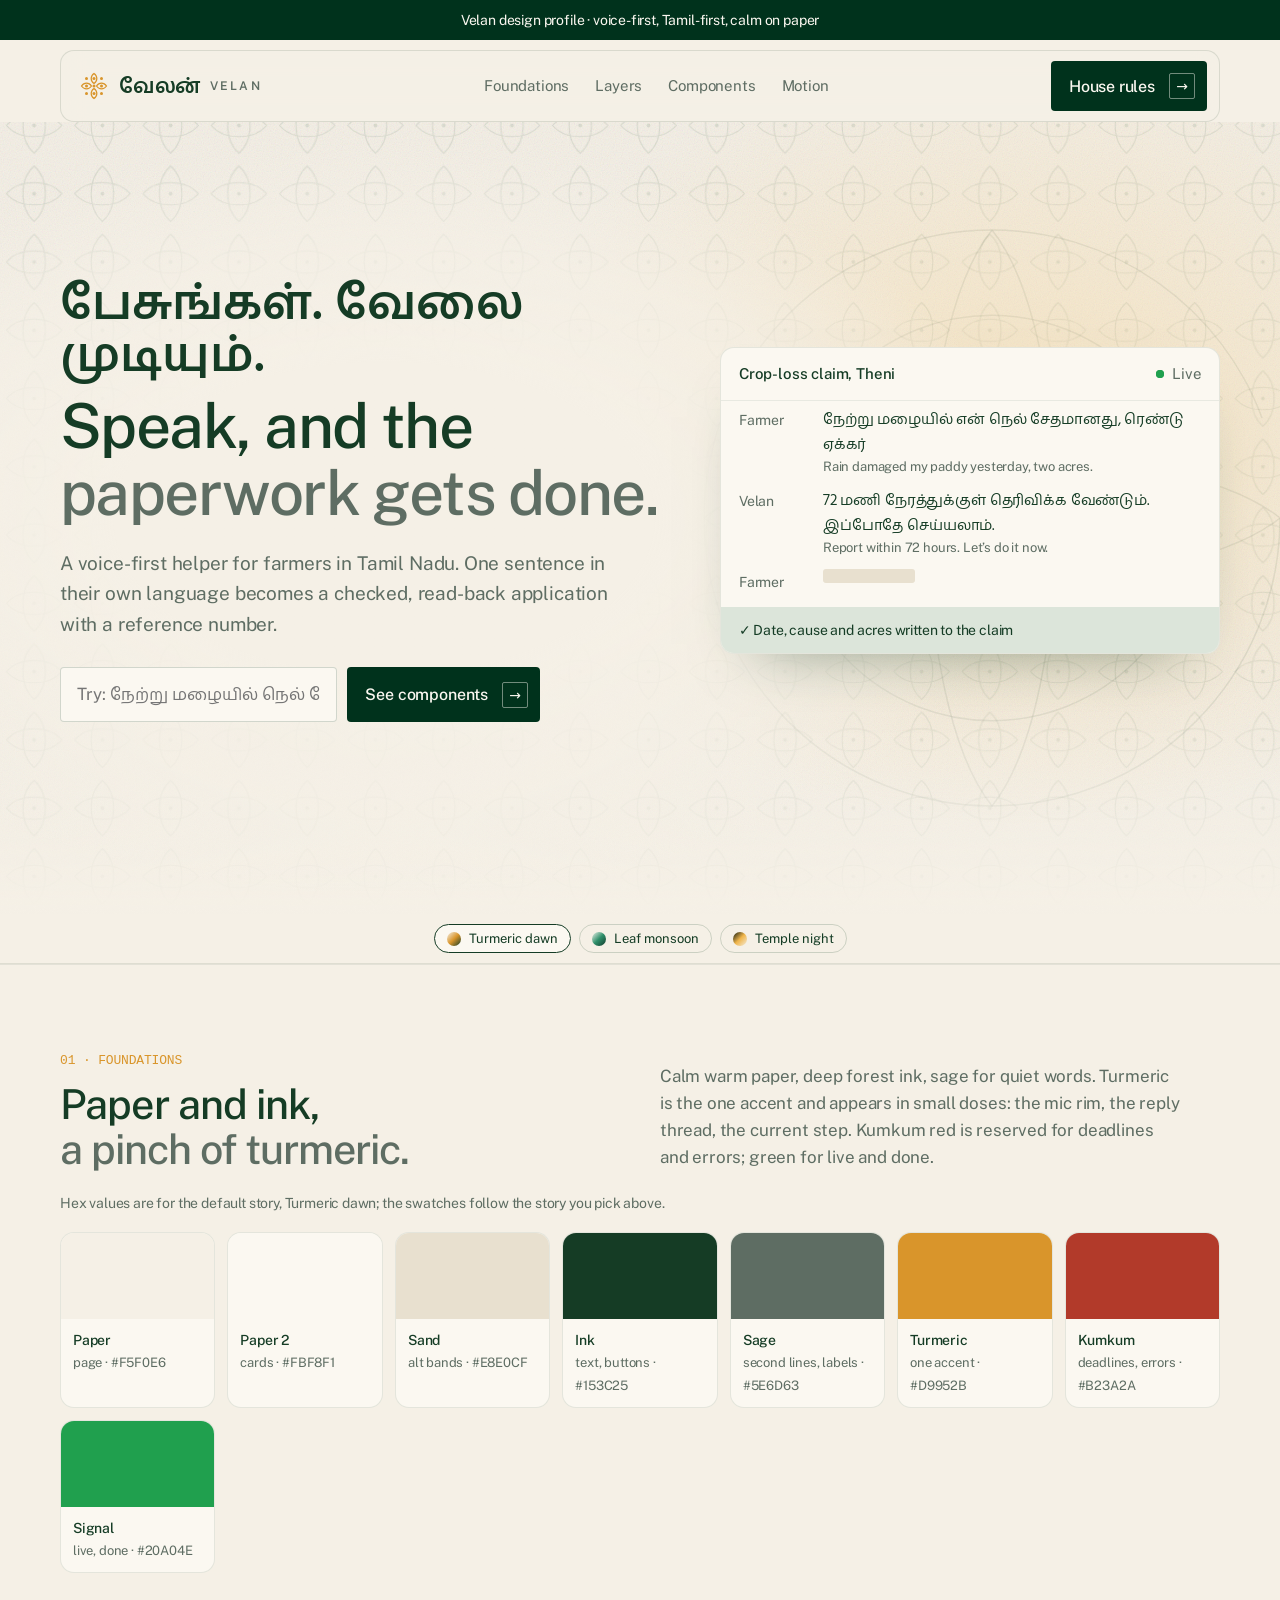
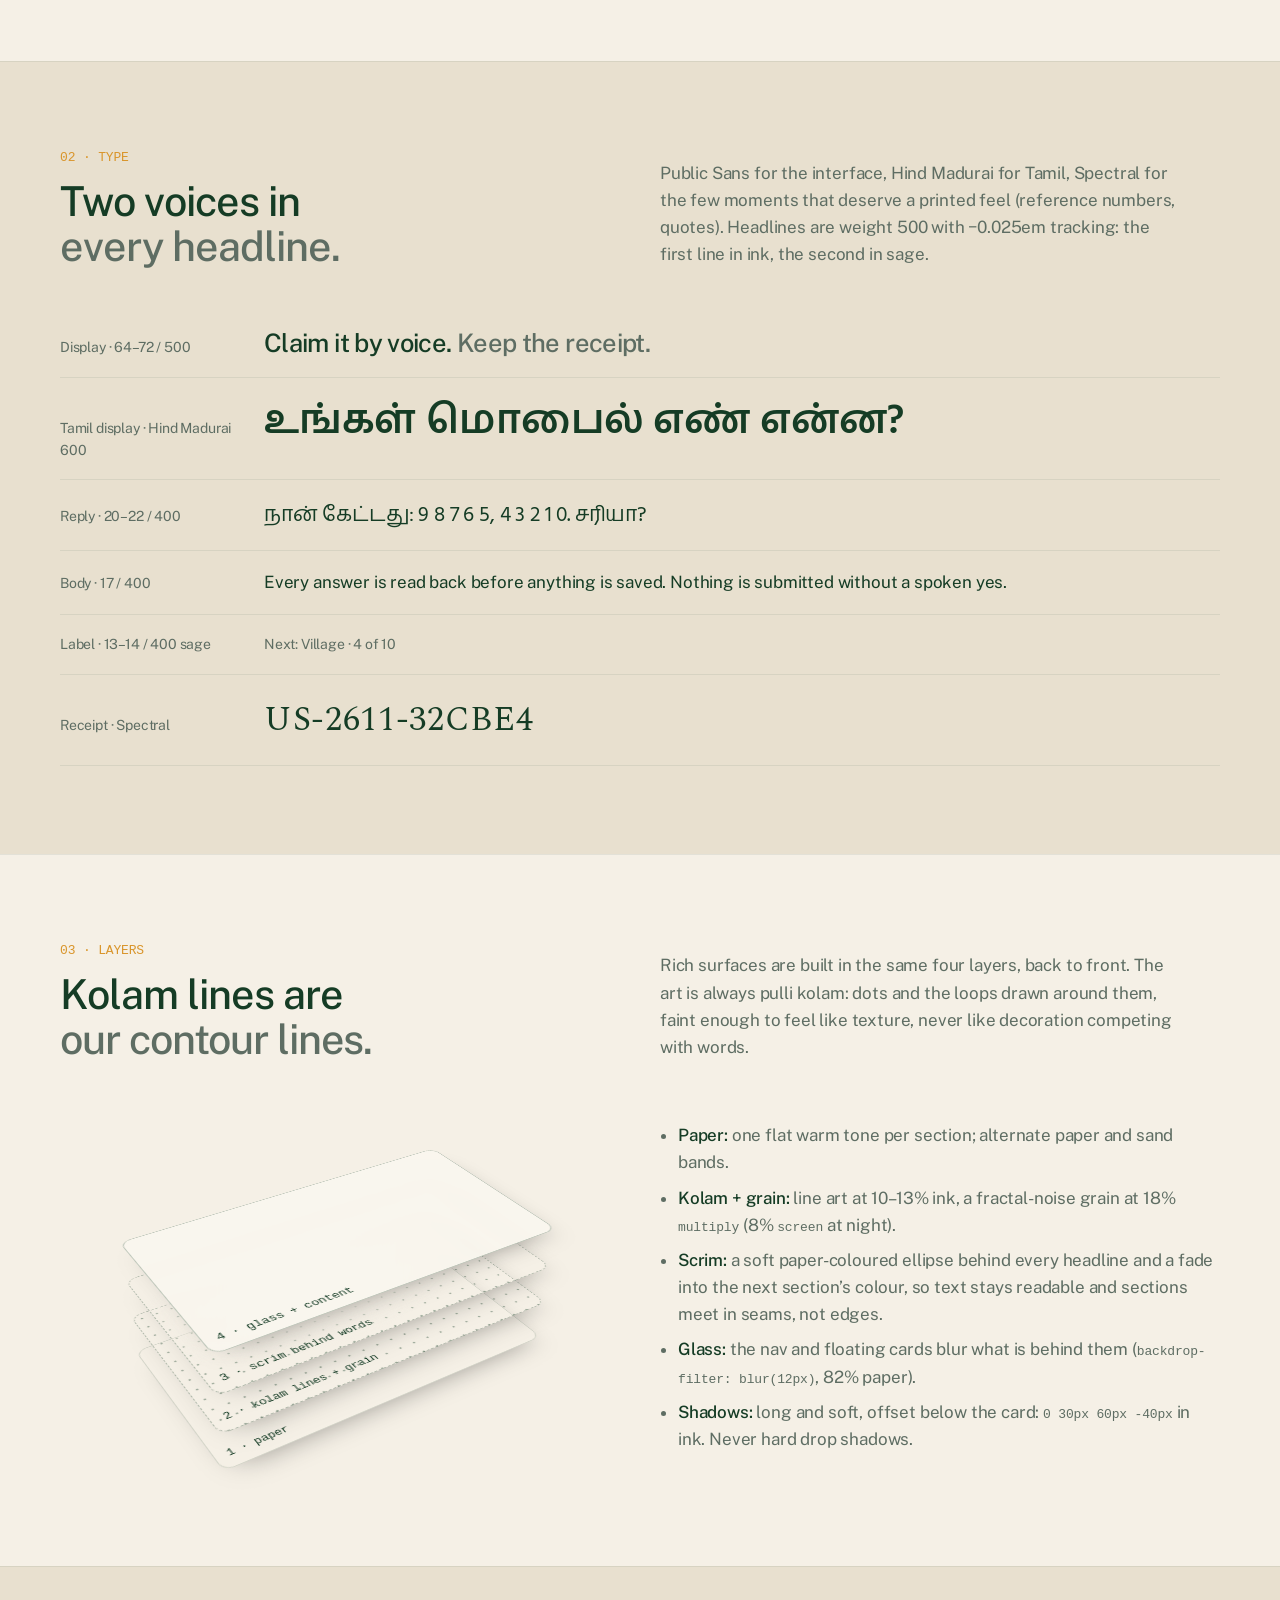
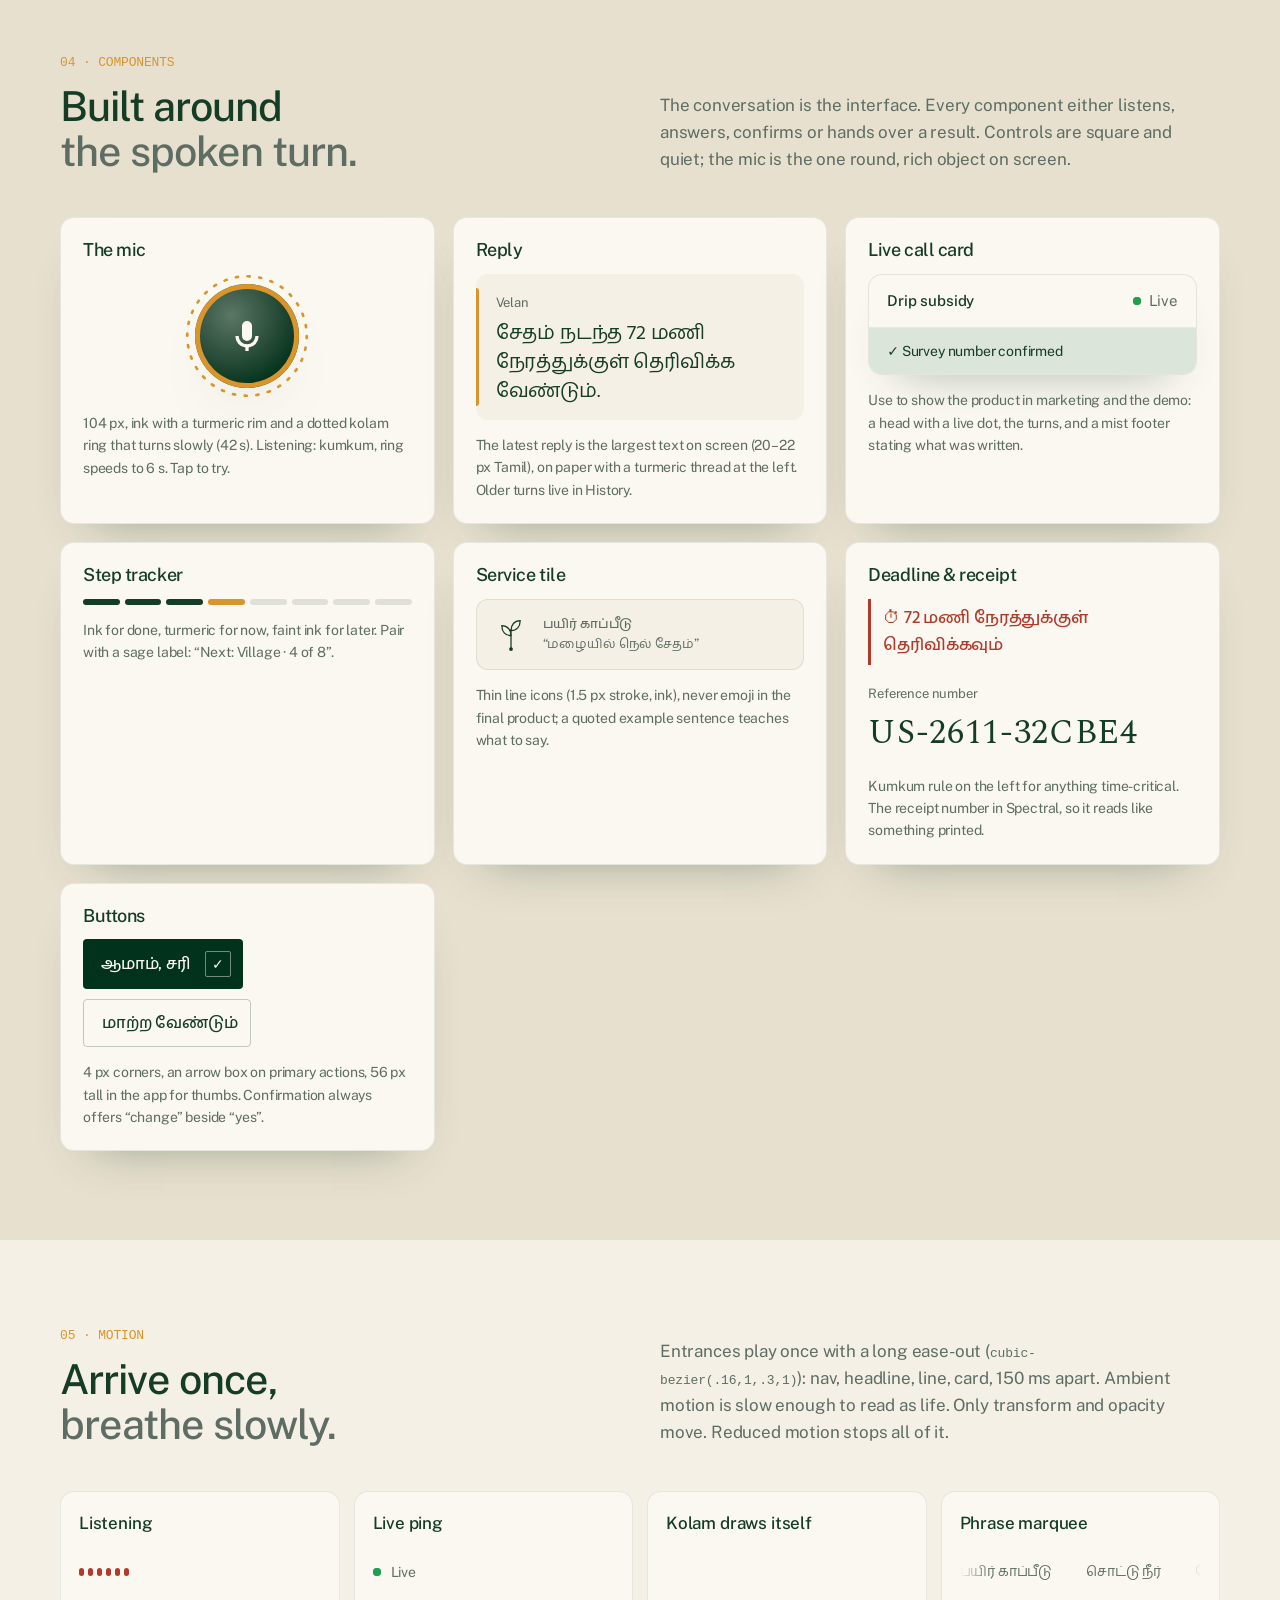
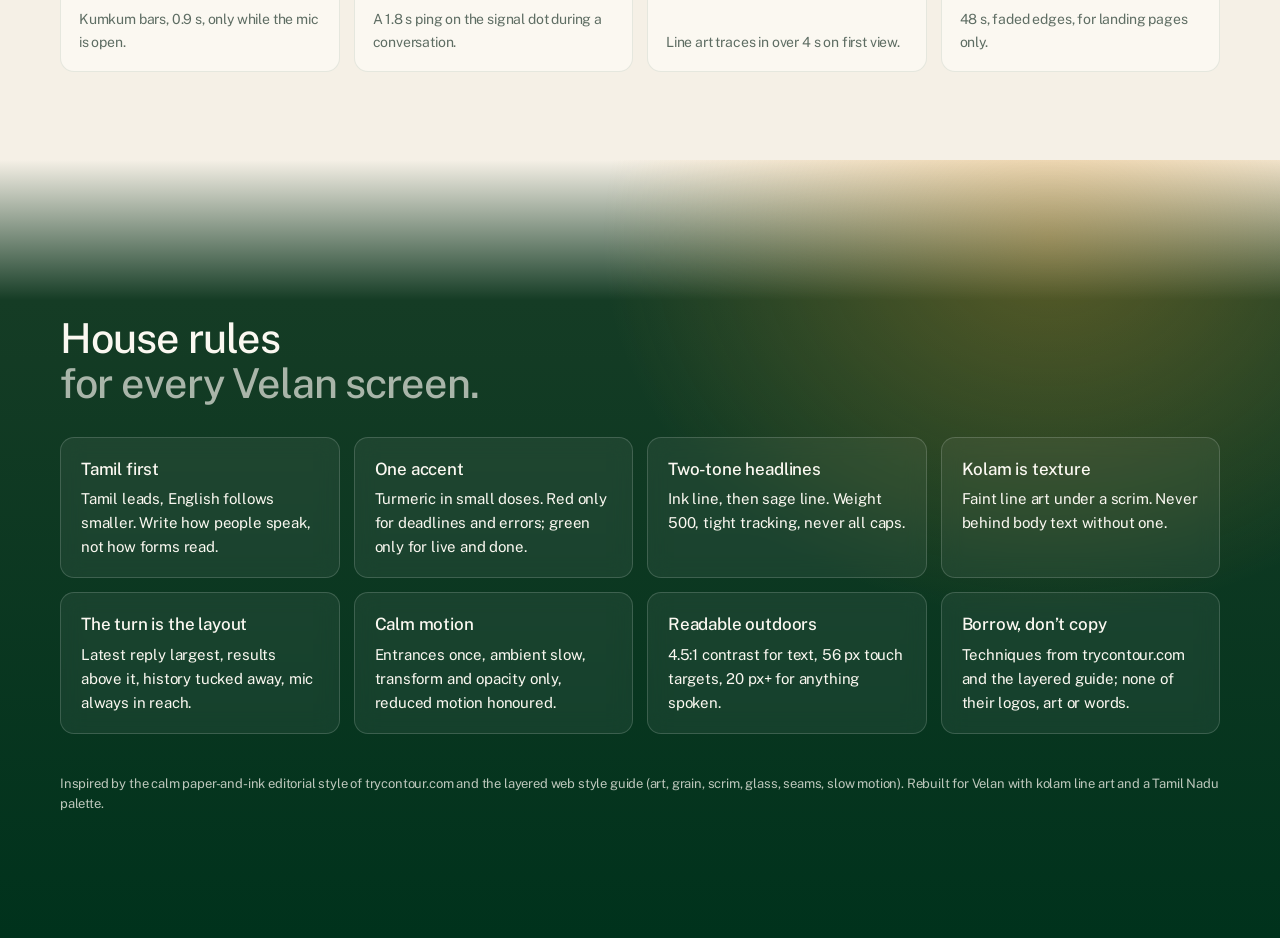
<file: docs/design/velan-design-profile.html>
<!doctype html>
<html lang="en">
<head>
<meta charset="utf-8">
<meta name="viewport" content="width=device-width, initial-scale=1">
<title>Velan design profile</title>
<link rel="preconnect" href="https://fonts.googleapis.com">
<link rel="preconnect" href="https://fonts.gstatic.com" crossorigin>
<link rel="stylesheet" href="https://fonts.googleapis.com/css2?family=Hind+Madurai:wght@400;500;600&family=Noto+Serif+Tamil:wght@400;500&family=Public+Sans:wght@400;500;600&family=Spectral:ital,wght@0,400;1,400&display=swap">
<style>
/* =========================================================================
   VELAN DESIGN PROFILE
   Calm editorial paper-and-ink (after trycontour.com) + layered depth
   (after the layered web style guide) + Tamil heritage (kolam, turmeric).
   Techniques are borrowed; no logos, artwork or copy are reused.
   ========================================================================= */

/* ---------- Colour stories: one data attribute changes the mood ---------- */
:root, [data-story="dawn"] {          /* Turmeric dawn: the default */
  --paper: #F5F0E6;   --paper-2: #FBF8F1;  --sand: #E8E0CF;
  --ink: #153C25;     --ink-deep: #00321C; --sage: #5E6D63;  --mist: #DCE5DA;
  --accent: #D9952B;  /* turmeric, used sparingly */
  --signal: #20A04E;  /* live, done */
  --alert: #B23A2A;   /* kumkum: deadlines, errors */
  --line: rgba(21, 60, 37, .11);  /* kolam line art */
  --glow: #F6D9A3;
}
[data-story="monsoon"] {              /* Leaf monsoon: cooler, greener */
  --paper: #EEF2EA; --paper-2: #F8FAF5; --sand: #DCE6D6;
  --ink: #12382A; --ink-deep: #082A1D; --sage: #56695D; --mist: #D6E6DA;
  --accent: #2F8F6A; --signal: #1F9A55; --alert: #B23A2A; --line: rgba(18, 56, 42, .12); --glow: #CDE8D6;
}
[data-story="temple"] {               /* Temple night: dark, lamp-lit */
  --paper: #10190F; --paper-2: #16231A; --sand: #1E2E22;
  --ink: #F3ECDC; --ink-deep: #FFF8E8; --sage: #A9B5A6; --mist: #233528;
  --accent: #F0B54A; --signal: #6FCB95; --alert: #FF8C78; --line: rgba(240, 181, 74, .13); --glow: #5A4217;
}

:root {
  --font-ui: "Public Sans", "Hind Madurai", system-ui, sans-serif;
  --font-ta: "Hind Madurai", "Noto Sans Tamil", system-ui, sans-serif;
  --font-serif: "Spectral", "Noto Serif Tamil", Georgia, serif;
  --ease-out: cubic-bezier(.16, 1, .3, 1);      /* calm arrival */
  --ease-swoop: cubic-bezier(.2, .85, .45, .95); /* hero entrance */
  --shadow-float: 0 30px 60px -40px color-mix(in srgb, var(--ink) 55%, transparent);
  --shadow-card: 0 24px 48px -32px color-mix(in srgb, var(--ink) 45%, transparent);
  --radius-panel: 14px; --radius-ctl: 4px; --radius-pill: 999px;
}

* { box-sizing: border-box; }
html { scroll-behavior: smooth; }
body { margin: 0; background: var(--paper); color: var(--ink); font: 17px/1.6 var(--font-ui); letter-spacing: -.01em; transition: background-color .5s, color .5s; }
h1, h2, h3 { font-weight: 500; letter-spacing: -.025em; line-height: 1.08; margin: 0; }
.soft { color: var(--sage); }               /* the second, quieter line of a headline */
code, pre { font: 13px/1.55 ui-monospace, "SF Mono", Consolas, monospace; }
a { color: inherit; }
.wrap { width: min(1160px, calc(100% - 40px)); margin: 0 auto; }

/* ---------- Kolam line art: the signature texture (our 'contour lines') ---------- */
.kolam-field { position: absolute; inset: 0; z-index: -3; color: var(--line); }
.kolam-field svg { width: 100%; height: 100%; display: block; }
.grain { position: absolute; inset: 0; z-index: -2; opacity: .18; mix-blend-mode: multiply; pointer-events: none;
  background-image: url("data:image/svg+xml;utf8,<svg xmlns='http://www.w3.org/2000/svg' width='160' height='160'><filter id='n'><feTurbulence type='fractalNoise' baseFrequency='.85' numOctaves='2' stitchTiles='stitch'/></filter><rect width='100%' height='100%' filter='url(%23n)'/></svg>"); }
[data-story="temple"] .grain { mix-blend-mode: screen; opacity: .08; }
.scrim { position: absolute; inset: 0; z-index: -1;
  background:
    radial-gradient(ellipse 62% 58% at 30% 50%, var(--paper) 34%, color-mix(in srgb, var(--paper) 70%, transparent) 60%, transparent 82%),
    radial-gradient(60% 70% at 80% 40%, color-mix(in srgb, var(--glow) 55%, transparent), transparent 70%),
    linear-gradient(180deg, transparent 70%, var(--paper) 100%); }

/* ---------- Announcement + glass nav ---------- */
.ribbon { background: var(--ink-deep); color: var(--paper-2); text-align: center; font-size: 14px; padding: 9px 16px; }
[data-story="temple"] .ribbon { color: #10190F; }
.nav { position: sticky; top: 10px; z-index: 20; margin: 10px auto 0; width: min(1160px, calc(100% - 20px));
  display: flex; align-items: center; justify-content: space-between; gap: 16px; padding: 10px 12px 10px 18px;
  border-radius: var(--radius-panel); border: 1px solid color-mix(in srgb, var(--ink) 12%, transparent);
  background: color-mix(in srgb, var(--paper) 82%, transparent); backdrop-filter: blur(12px); -webkit-backdrop-filter: blur(12px);
  animation: fly-in .95s var(--ease-out) both; }
.brand { display: flex; align-items: center; gap: 10px; font-weight: 600; letter-spacing: -.02em; }
.brand .ta { font-family: var(--font-ta); font-size: 21px; }
.brand .en { font-size: 12px; letter-spacing: .18em; text-transform: uppercase; color: var(--sage); }
.mark { width: 30px; height: 30px; color: var(--accent); }
.links { display: flex; gap: 26px; font-size: 15px; color: var(--sage); }

/* ---------- Buttons: square, quiet, with an arrow box ---------- */
.btn { display: inline-flex; align-items: center; gap: 14px; padding: 12px 12px 12px 18px; border-radius: var(--radius-ctl);
  font: 500 16px var(--font-ui); text-decoration: none; border: 0; cursor: pointer; background: var(--ink-deep); color: var(--paper-2); transition: transform .3s var(--ease-out); }
[data-story="temple"] .btn { color: #10190F; }
.btn:hover { transform: translateY(-1px); }
.btn .arrow { width: 26px; height: 26px; display: grid; place-items: center; border: 1px solid color-mix(in srgb, currentColor 45%, transparent); border-radius: 2px; font-size: 14px; }
.btn.line { background: transparent; color: var(--ink); border: 1px solid color-mix(in srgb, var(--ink) 25%, transparent); }
.field { min-width: 0; flex: 1; padding: 13px 16px; border-radius: var(--radius-ctl); border: 1px solid color-mix(in srgb, var(--ink) 18%, transparent); background: var(--paper-2); color: var(--ink); font: inherit; }

/* ---------- Hero ---------- */
.hero { position: relative; isolation: isolate; overflow: hidden; min-height: 88vh; display: flex; align-items: center; }
.hero-grid { display: grid; grid-template-columns: 1.1fr .9fr; gap: 48px; align-items: center; padding: 10vh 0 14vh; }
.hero h1 { font-size: clamp(2.6rem, 3.6vw + 1rem, 4.6rem); animation: rise 1.05s var(--ease-swoop) .3s both; }
.hero h1 .ta { display: block; font-family: var(--font-ta); font-weight: 600; letter-spacing: 0; font-size: .78em; margin-bottom: .18em; }
.hero p.lede { max-width: 46ch; font-size: 19px; color: var(--sage); margin: 22px 0 28px; animation: rise 1.05s var(--ease-swoop) .45s both; }
.hero .cta { display: flex; gap: 10px; max-width: 480px; animation: rise 1.05s var(--ease-swoop) .6s both; }

/* the live transcript card: the product shown as a conversation */
.call { background: var(--paper-2); border: 1px solid color-mix(in srgb, var(--ink) 10%, transparent); border-radius: var(--radius-panel);
  box-shadow: var(--shadow-float); overflow: hidden; animation: rise-card 1.2s var(--ease-out) .7s both; font-size: 15px; }
.call-head { display: flex; justify-content: space-between; align-items: center; padding: 14px 18px; border-bottom: 1px solid color-mix(in srgb, var(--ink) 8%, transparent); font-weight: 500; }
.live { display: inline-flex; align-items: center; gap: 8px; color: var(--sage); font-weight: 400; }
.ping { width: 8px; height: 8px; border-radius: 50%; background: var(--signal); position: relative; }
.ping::after { content: ""; position: absolute; inset: 0; border-radius: 50%; background: var(--signal); animation: ping 1.8s cubic-bezier(0,0,.2,1) infinite; }
.turns { padding: 6px 18px 14px; display: grid; grid-template-columns: 70px 1fr; gap: 10px 14px; }
.who { color: var(--sage); font-size: 14px; padding-top: 2px; }
.said-ta { font-family: var(--font-ta); }
.said-en { display: block; color: var(--sage); font-size: 13px; }
.typing { display: inline-block; width: 92px; height: 14px; border-radius: 3px; background: var(--sand); animation: shimmer 1.6s ease-in-out infinite; }
.call-foot { display: flex; align-items: center; gap: 10px; padding: 12px 18px; background: var(--mist); color: var(--ink); font-size: 14px; }

/* ---------- Story switcher ---------- */
.stories { position: relative; z-index: 30; display: flex; gap: 8px; justify-content: center; flex-wrap: wrap; padding: 10px 16px;
  background: color-mix(in srgb, var(--paper) 86%, transparent); backdrop-filter: blur(12px); border-bottom: 1px solid color-mix(in srgb, var(--ink) 10%, transparent); }
.stories button { font: 13px var(--font-ui); padding: 6px 12px; border-radius: var(--radius-pill); border: 1px solid color-mix(in srgb, var(--ink) 18%, transparent); background: transparent; color: var(--ink); cursor: pointer; display: flex; align-items: center; gap: 8px; }
.stories button[aria-pressed="true"] { border-color: var(--ink); background: var(--paper-2); }
.sw { width: 14px; height: 14px; border-radius: 50%; }

/* ---------- Guide sections ---------- */
section.band { padding: 88px 0; border-top: 1px solid color-mix(in srgb, var(--ink) 8%, transparent); }
section.band.sand { background: var(--sand); }
.sec-head { display: grid; grid-template-columns: 1fr 1fr; gap: 40px; align-items: end; margin-bottom: 44px; }
.sec-head h2 { font-size: clamp(2rem, 2.1vw + .9rem, 3rem); }
.sec-head p { color: var(--sage); max-width: 52ch; margin: 0; }
.num { font: 13px ui-monospace, Consolas, monospace; color: var(--accent); display: block; margin-bottom: 14px; }
.reveal { opacity: 0; transform: translateY(16px); transition: opacity .9s var(--ease-out), transform .9s var(--ease-out); }
.reveal.in { opacity: 1; transform: none; }

/* palette */
.swatches { display: grid; grid-template-columns: repeat(auto-fit, minmax(150px, 1fr)); gap: 12px; }
.swatch { border-radius: var(--radius-panel); overflow: hidden; border: 1px solid color-mix(in srgb, var(--ink) 10%, transparent); background: var(--paper-2); }
.swatch .chip { height: 86px; }
.swatch .meta { padding: 10px 12px; font-size: 14px; }
.swatch .meta b { display: block; font-weight: 500; }
.swatch .meta span { color: var(--sage); font-size: 13px; }

/* type */
.type-row { display: grid; grid-template-columns: 180px 1fr; gap: 24px; padding: 18px 0; border-bottom: 1px solid color-mix(in srgb, var(--ink) 8%, transparent); align-items: baseline; }
.type-row .label { color: var(--sage); font-size: 14px; }

/* layer stack demo */
.layers { display: grid; grid-template-columns: 1fr 1fr; gap: 40px; align-items: center; }
.stack { position: relative; height: 360px; perspective: 1000px; display: grid; place-items: center; }
.plane { position: absolute; width: 66%; height: 56%; border-radius: 12px; display: flex; align-items: flex-end; padding: 10px 12px; font: 12px ui-monospace, Consolas, monospace; color: var(--ink);
  transform: rotateX(55deg) rotateZ(-32deg) translateZ(calc(var(--z) * 1px)); transition: transform .9s var(--ease-out); box-shadow: 0 18px 30px -18px rgba(0,0,0,.35); }
.stack:hover .plane { transform: rotateX(55deg) rotateZ(-32deg) translateZ(calc(var(--z) * 2.1px)); }
.p1 { --z: -66; background: var(--paper); border: 1px solid color-mix(in srgb, var(--ink) 15%, transparent); }
.p2 { --z: -22; color: var(--ink); border: 1px dashed color-mix(in srgb, var(--ink) 30%, transparent); background-image: radial-gradient(color-mix(in srgb, var(--ink) 35%, transparent) 1.4px, transparent 1.6px); background-size: 16px 16px; }
.p3 { --z: 22; background: radial-gradient(ellipse 60% 60% at 40% 50%, var(--paper) 30%, transparent 80%); border: 1px dashed color-mix(in srgb, var(--ink) 30%, transparent); }
.p4 { --z: 66; background: color-mix(in srgb, var(--paper-2) 70%, transparent); backdrop-filter: blur(6px); border: 1px solid color-mix(in srgb, var(--ink) 25%, transparent); }
.list { padding-left: 18px; color: var(--sage); }
.list li { margin-bottom: 8px; }
.list b { color: var(--ink); font-weight: 500; }

/* components */
.comps { display: grid; grid-template-columns: repeat(auto-fit, minmax(300px, 1fr)); gap: 18px; }
.comp { background: var(--paper-2); border: 1px solid color-mix(in srgb, var(--ink) 9%, transparent); border-radius: var(--radius-panel); padding: 22px; box-shadow: var(--shadow-card); display: flex; flex-direction: column; gap: 14px; }
.comp h3 { font-size: 18px; }
.comp .note { color: var(--sage); font-size: 14px; margin: 0; }
.mic { position: relative; width: 104px; height: 104px; border-radius: 50%; border: 0; align-self: center; margin: 10px 0;
  background: radial-gradient(circle at 35% 30%, color-mix(in srgb, var(--ink) 70%, #fff), var(--ink-deep) 75%); color: var(--paper-2);
  box-shadow: var(--shadow-float), inset 0 0 0 5px var(--accent); display: grid; place-items: center; cursor: pointer; }
.mic svg.icon { width: 40px; height: 40px; }
.mic .ring { position: absolute; inset: -12px; width: calc(100% + 24px); height: calc(100% + 24px); }
.mic .ring circle { fill: none; stroke: var(--accent); stroke-width: 2.5; stroke-dasharray: 2 9; stroke-linecap: round; transform-origin: 60px 60px; animation: spin 42s linear infinite; }
.mic.on { background: radial-gradient(circle at 35% 30%, #D25A46, #7E2216 78%); }
.mic.on .ring circle { stroke: var(--alert); animation-duration: 6s; }
.reply { position: relative; background: var(--paper); border-radius: 12px; padding: 14px 16px 14px 20px; }
.reply::before { content: ""; position: absolute; left: 0; top: 14px; bottom: 14px; width: 3px; border-radius: 0 3px 3px 0; background: var(--accent); }
.reply .who { font-size: 13px; }
.reply p { margin: 4px 0 0; font-family: var(--font-ta); font-size: 20px; line-height: 1.45; }
.steps { display: flex; gap: 5px; } .steps i { flex: 1; height: 6px; border-radius: 3px; background: color-mix(in srgb, var(--ink) 12%, transparent); }
.steps i.d { background: var(--ink); } .steps i.n { background: var(--accent); }
.tile { display: flex; gap: 12px; align-items: center; padding: 14px; border-radius: 12px; border: 1px solid color-mix(in srgb, var(--ink) 10%, transparent); background: var(--paper); }
.tile svg { width: 40px; height: 40px; flex-shrink: 0; color: var(--ink); }
.tile b { display: block; font-weight: 500; font-family: var(--font-ta); }
.tile span { color: var(--sage); font-size: 13px; }
.deadline { border-left: 3px solid var(--alert); padding: 6px 12px; color: var(--alert); font-weight: 500; font-family: var(--font-ta); }
.ref { font-family: var(--font-serif); font-size: 34px; letter-spacing: .02em; }

/* motion */
.motion { display: grid; grid-template-columns: repeat(auto-fit, minmax(220px, 1fr)); gap: 14px; }
.mo { background: var(--paper-2); border: 1px solid color-mix(in srgb, var(--ink) 9%, transparent); border-radius: var(--radius-panel); padding: 18px; min-height: 170px; display: flex; flex-direction: column; justify-content: space-between; gap: 12px; }
.mo b { font-weight: 500; } .mo span { color: var(--sage); font-size: 14px; }
.wave { display: flex; gap: 4px; align-items: center; height: 30px; }
.wave i { width: 5px; height: 8px; border-radius: 3px; background: var(--alert); animation: bar .9s ease-in-out infinite; }
.wave i:nth-child(2){animation-delay:.1s}.wave i:nth-child(3){animation-delay:.2s}.wave i:nth-child(4){animation-delay:.3s}.wave i:nth-child(5){animation-delay:.2s}.wave i:nth-child(6){animation-delay:.1s}
.draw path { stroke-dasharray: 420; stroke-dashoffset: 420; animation: draw 4s var(--ease-swoop) infinite alternate; }
.marquee { overflow: hidden; mask-image: linear-gradient(90deg, transparent, #000 12%, #000 88%, transparent); -webkit-mask-image: linear-gradient(90deg, transparent, #000 12%, #000 88%, transparent); }
.marquee .track { display: flex; gap: 34px; width: max-content; animation: marquee 48s linear infinite; font-family: var(--font-ta); color: var(--sage); }

/* outro seam */
.outro { position: relative; padding: 96px 0 110px; color: var(--paper-2);
  background: radial-gradient(50% 70% at 82% 10%, color-mix(in srgb, var(--accent) 35%, transparent), transparent 70%), linear-gradient(180deg, var(--paper) 0%, var(--ink) 18%, var(--ink-deep) 100%); }
[data-story="temple"] .outro { color: var(--paper); background: linear-gradient(180deg, var(--paper) 0%, #2A3A22 22%, #3B2B10 100%); }
.outro h2 { font-size: clamp(2rem, 2.1vw + .9rem, 3rem); margin-top: 60px; }
.outro h2 .soft { color: color-mix(in srgb, var(--paper-2) 65%, transparent); }
.rules { display: grid; grid-template-columns: repeat(auto-fit, minmax(240px, 1fr)); gap: 14px; margin-top: 32px; }
.rule { padding: 18px 20px; border-radius: var(--radius-panel); background: rgba(255,255,255,.06); border: 1px solid rgba(255,255,255,.16); backdrop-filter: blur(10px); font-size: 15px; }
.rule b { display: block; font-weight: 500; font-size: 17px; margin-bottom: 4px; }
.credit { margin-top: 40px; font-size: 13px; opacity: .75; }

/* ---------- Keyframes ---------- */
@keyframes fly-in  { from { opacity: 0; translate: 0 -40px; } }
@keyframes rise    { from { opacity: 0; transform: translateY(18px); } }
@keyframes rise-card { from { opacity: 0; transform: translateY(26px) scale(.98); } }
@keyframes spin    { to { transform: rotate(360deg); } }
@keyframes ping    { 75%, 100% { opacity: 0; transform: scale(2.6); } }
@keyframes shimmer { 50% { opacity: .45; } }
@keyframes bar     { 50% { height: 28px; } }
@keyframes draw    { to { stroke-dashoffset: 0; } }
@keyframes marquee { to { transform: translateX(-50%); } }
@keyframes kolam-draw { from { stroke-dashoffset: 1600; } to { stroke-dashoffset: 0; } }

@media (prefers-reduced-motion: reduce) {
  *, *::before, *::after { animation-duration: .001ms !important; animation-iteration-count: 1 !important; transition-duration: .001ms !important; }
  .reveal { opacity: 1; transform: none; }
}
@media (max-width: 860px) {
  .hero-grid, .sec-head, .layers { grid-template-columns: 1fr; }
  .links { display: none; }
  .type-row { grid-template-columns: 1fr; gap: 4px; }
  .hero .cta { flex-direction: column; }
}
</style>
</head>
<body data-story="dawn">

<div class="ribbon">Velan design profile · voice-first, Tamil-first, calm on paper</div>
<nav class="nav" aria-label="Demo navigation">
  <div class="brand">
    <svg class="mark" viewBox="0 0 48 48" aria-hidden="true"><g fill="currentColor"><circle cx="12" cy="12" r="2.4"/><circle cx="24" cy="12" r="2.4"/><circle cx="36" cy="12" r="2.4"/><circle cx="12" cy="24" r="2.4"/><circle cx="24" cy="24" r="2.4"/><circle cx="36" cy="24" r="2.4"/><circle cx="12" cy="36" r="2.4"/><circle cx="24" cy="36" r="2.4"/><circle cx="36" cy="36" r="2.4"/></g><path d="M24 4c6 4 6 12 0 16-6-4-6-12 0-16zM24 28c6 4 6 12 0 16-6-4-6-12 0-16zM4 24c4-6 12-6 16 0-4 6-12 6-16 0zM28 24c4-6 12-6 16 0-4 6-12 6-16 0z" fill="none" stroke="currentColor" stroke-width="2"/></svg>
    <span class="ta">வேலன்</span><span class="en">Velan</span>
  </div>
  <div class="links"><span>Foundations</span><span>Layers</span><span>Components</span><span>Motion</span></div>
  <a class="btn" href="#rules">House rules <span class="arrow" aria-hidden="true">→</span></a>
</nav>

<header class="hero">
  <!-- Layer 1: kolam line art (our contour lines) -->
  <div class="kolam-field" aria-hidden="true">
    <svg viewBox="0 0 1200 800" preserveAspectRatio="xMidYMid slice">
      <defs>
        <pattern id="pulli" width="64" height="64" patternUnits="userSpaceOnUse">
          <circle cx="32" cy="32" r="1.8" fill="currentColor"/>
          <path d="M32 6 C46 18 46 46 32 58 C18 46 18 18 32 6Z M6 32 C18 18 46 18 58 32 C46 46 18 46 6 32Z" fill="none" stroke="currentColor" stroke-width="1"/>
        </pattern>
      </defs>
      <rect width="1200" height="800" fill="url(#pulli)"/>
      <g fill="none" stroke="currentColor" stroke-width="1.4" style="stroke-dasharray:1600;animation:kolam-draw 6s var(--ease-swoop) both">
        <circle cx="930" cy="400" r="120"/><circle cx="930" cy="400" r="190"/><circle cx="930" cy="400" r="270"/>
        <path d="M930 130 C1010 230 1010 570 930 670 C850 570 850 230 930 130Z M660 400 C760 320 1100 320 1200 400 C1100 480 760 480 660 400Z"/>
      </g>
    </svg>
  </div>
  <div class="grain" aria-hidden="true"></div>
  <div class="scrim" aria-hidden="true"></div>

  <div class="wrap hero-grid">
    <div>
      <h1><span class="ta">பேசுங்கள். வேலை முடியும்.</span>Speak, and the<br><span class="soft">paperwork gets done.</span></h1>
      <p class="lede">A voice-first helper for farmers in Tamil Nadu. One sentence in their own language becomes a checked, read-back application with a reference number.</p>
      <div class="cta"><input class="field" placeholder="Try: நேற்று மழையில் நெல் சேதமானது" aria-label="Example request"><a class="btn" href="#components">See components <span class="arrow" aria-hidden="true">→</span></a></div>
    </div>
    <div class="call" aria-label="Example live conversation card">
      <div class="call-head">Crop-loss claim, Theni <span class="live"><span class="ping" aria-hidden="true"></span>Live</span></div>
      <div class="turns">
        <span class="who">Farmer</span><span><span class="said-ta">நேற்று மழையில் என் நெல் சேதமானது, ரெண்டு ஏக்கர்</span><span class="said-en">Rain damaged my paddy yesterday, two acres.</span></span>
        <span class="who">Velan</span><span><span class="said-ta">72 மணி நேரத்துக்குள் தெரிவிக்க வேண்டும். இப்போதே செய்யலாம்.</span><span class="said-en">Report within 72 hours. Let’s do it now.</span></span>
        <span class="who">Farmer</span><span class="typing" aria-label="speaking"></span>
      </div>
      <div class="call-foot">✓ Date, cause and acres written to the claim</div>
    </div>
  </div>
</header>

<div class="stories" role="group" aria-label="Colour story">
  <button data-set="dawn" aria-pressed="true"><span class="sw" style="background:linear-gradient(135deg,#F5F0E6,#D9952B,#153C25)"></span>Turmeric dawn</button>
  <button data-set="monsoon" aria-pressed="false"><span class="sw" style="background:linear-gradient(135deg,#EEF2EA,#2F8F6A,#12382A)"></span>Leaf monsoon</button>
  <button data-set="temple" aria-pressed="false"><span class="sw" style="background:linear-gradient(135deg,#10190F,#F0B54A,#F3ECDC)"></span>Temple night</button>
</div>

<main>
  <section class="band" id="foundations"><div class="wrap">
    <div class="sec-head reveal"><div><span class="num">01 · FOUNDATIONS</span><h2>Paper and ink,<br><span class="soft">a pinch of turmeric.</span></h2></div>
      <p>Calm warm paper, deep forest ink, sage for quiet words. Turmeric is the one accent and appears in small doses: the mic rim, the reply thread, the current step. Kumkum red is reserved for deadlines and errors; green for live and done.</p></div>
    <p style="color:var(--sage);font-size:14px;margin:-24px 0 18px">Hex values are for the default story, Turmeric dawn; the swatches follow the story you pick above.</p>
    <div class="swatches reveal">
      <div class="swatch"><div class="chip" style="background:var(--paper)"></div><div class="meta"><b>Paper</b><span>page · #F5F0E6</span></div></div>
      <div class="swatch"><div class="chip" style="background:var(--paper-2)"></div><div class="meta"><b>Paper 2</b><span>cards · #FBF8F1</span></div></div>
      <div class="swatch"><div class="chip" style="background:var(--sand)"></div><div class="meta"><b>Sand</b><span>alt bands · #E8E0CF</span></div></div>
      <div class="swatch"><div class="chip" style="background:var(--ink)"></div><div class="meta"><b>Ink</b><span>text, buttons · #153C25</span></div></div>
      <div class="swatch"><div class="chip" style="background:var(--sage)"></div><div class="meta"><b>Sage</b><span>second lines, labels · #5E6D63</span></div></div>
      <div class="swatch"><div class="chip" style="background:var(--accent)"></div><div class="meta"><b>Turmeric</b><span>one accent · #D9952B</span></div></div>
      <div class="swatch"><div class="chip" style="background:var(--alert)"></div><div class="meta"><b>Kumkum</b><span>deadlines, errors · #B23A2A</span></div></div>
      <div class="swatch"><div class="chip" style="background:var(--signal)"></div><div class="meta"><b>Signal</b><span>live, done · #20A04E</span></div></div>
    </div>
  </div></section>

  <section class="band sand" id="type"><div class="wrap">
    <div class="sec-head reveal"><div><span class="num">02 · TYPE</span><h2>Two voices in<br><span class="soft">every headline.</span></h2></div>
      <p>Public Sans for the interface, Hind Madurai for Tamil, Spectral for the few moments that deserve a printed feel (reference numbers, quotes). Headlines are weight 500 with −0.025em tracking: the first line in ink, the second in sage.</p></div>
    <div class="reveal">
      <div class="type-row"><span class="label">Display · 64–72 / 500</span><h2 style="font-size:clamp(2.4rem,3vw+1rem,4.2rem)">Claim it by voice. <span class="soft">Keep the receipt.</span></h2></div>
      <div class="type-row"><span class="label">Tamil display · Hind Madurai 600</span><span style="font-family:var(--font-ta);font-weight:600;font-size:40px;line-height:1.3">உங்கள் மொபைல் எண் என்ன?</span></div>
      <div class="type-row"><span class="label">Reply · 20–22 / 400</span><span style="font-family:var(--font-ta);font-size:21px">நான் கேட்டது: 9 8 7 6 5, 4 3 2 1 0. சரியா?</span></div>
      <div class="type-row"><span class="label">Body · 17 / 400</span><span>Every answer is read back before anything is saved. Nothing is submitted without a spoken yes.</span></div>
      <div class="type-row"><span class="label">Label · 13–14 / 400 sage</span><span style="color:var(--sage);font-size:14px">Next: Village · 4 of 10</span></div>
      <div class="type-row"><span class="label">Receipt · Spectral</span><span class="ref">US-2611-32CBE4</span></div>
    </div>
  </div></section>

  <section class="band" id="layers"><div class="wrap">
    <div class="sec-head reveal"><div><span class="num">03 · LAYERS</span><h2>Kolam lines are<br><span class="soft">our contour lines.</span></h2></div>
      <p>Rich surfaces are built in the same four layers, back to front. The art is always pulli kolam: dots and the loops drawn around them, faint enough to feel like texture, never like decoration competing with words.</p></div>
    <div class="layers reveal">
      <div class="stack" aria-label="Layer stack demo, hover to separate">
        <div class="plane p1">1 · paper</div>
        <div class="plane p2">2 · kolam lines + grain</div>
        <div class="plane p3">3 · scrim behind words</div>
        <div class="plane p4">4 · glass + content</div>
      </div>
      <ul class="list">
        <li><b>Paper:</b> one flat warm tone per section; alternate paper and sand bands.</li>
        <li><b>Kolam + grain:</b> line art at 10–13% ink, a fractal-noise grain at 18% <code>multiply</code> (8% <code>screen</code> at night).</li>
        <li><b>Scrim:</b> a soft paper-coloured ellipse behind every headline and a fade into the next section’s colour, so text stays readable and sections meet in seams, not edges.</li>
        <li><b>Glass:</b> the nav and floating cards blur what is behind them (<code>backdrop-filter: blur(12px)</code>, 82% paper).</li>
        <li><b>Shadows:</b> long and soft, offset below the card: <code>0 30px 60px -40px</code> in ink. Never hard drop shadows.</li>
      </ul>
    </div>
  </div></section>

  <section class="band sand" id="components"><div class="wrap">
    <div class="sec-head reveal"><div><span class="num">04 · COMPONENTS</span><h2>Built around<br><span class="soft">the spoken turn.</span></h2></div>
      <p>The conversation is the interface. Every component either listens, answers, confirms or hands over a result. Controls are square and quiet; the mic is the one round, rich object on screen.</p></div>
    <div class="comps reveal">
      <div class="comp"><h3>The mic</h3>
        <button class="mic" id="demoMic" aria-label="Toggle listening demo">
          <svg class="ring" viewBox="0 0 120 120" aria-hidden="true"><circle cx="60" cy="60" r="56"/></svg>
          <svg class="icon" viewBox="0 0 24 24" aria-hidden="true"><path fill="currentColor" d="M12 15a3 3 0 0 0 3-3V6a3 3 0 1 0-6 0v6a3 3 0 0 0 3 3Zm5-3a5 5 0 0 1-10 0H5a7 7 0 0 0 6 6.92V21h2v-2.08A7 7 0 0 0 19 12h-2Z"/></svg>
        </button>
        <p class="note">104 px, ink with a turmeric rim and a dotted kolam ring that turns slowly (42 s). Listening: kumkum, ring speeds to 6 s. Tap to try.</p></div>
      <div class="comp"><h3>Reply</h3>
        <div class="reply"><span class="who">Velan</span><p>சேதம் நடந்த 72 மணி நேரத்துக்குள் தெரிவிக்க வேண்டும்.</p></div>
        <p class="note">The latest reply is the largest text on screen (20–22 px Tamil), on paper with a turmeric thread at the left. Older turns live in History.</p></div>
      <div class="comp"><h3>Live call card</h3>
        <div class="call" style="animation:none;box-shadow:var(--shadow-card)"><div class="call-head">Drip subsidy <span class="live"><span class="ping"></span>Live</span></div><div class="call-foot">✓ Survey number confirmed</div></div>
        <p class="note">Use to show the product in marketing and the demo: a head with a live dot, the turns, and a mist footer stating what was written.</p></div>
      <div class="comp"><h3>Step tracker</h3>
        <div class="steps" aria-hidden="true"><i class="d"></i><i class="d"></i><i class="d"></i><i class="n"></i><i></i><i></i><i></i><i></i></div>
        <p class="note">Ink for done, turmeric for now, faint ink for later. Pair with a sage label: “Next: Village · 4 of 8”.</p></div>
      <div class="comp"><h3>Service tile</h3>
        <div class="tile"><svg viewBox="0 0 48 48" aria-hidden="true" fill="none" stroke="currentColor" stroke-width="1.5"><path d="M24 42V18"/><path d="M24 26c-7 0-11-5-11-12 7 0 11 5 11 12Zm0-6c0-7 4-12 11-12 0 7-4 12-11 12Z"/><circle cx="24" cy="42" r="1.5" fill="currentColor"/></svg><span><b>பயிர் காப்பீடு</b><span>“மழையில் நெல் சேதம்”</span></span></div>
        <p class="note">Thin line icons (1.5 px stroke, ink), never emoji in the final product; a quoted example sentence teaches what to say.</p></div>
      <div class="comp"><h3>Deadline &amp; receipt</h3>
        <div class="deadline">⏱ 72 மணி நேரத்துக்குள் தெரிவிக்கவும்</div>
        <div><span style="color:var(--sage);font-size:13px">Reference number</span><div class="ref">US-2611-32CBE4</div></div>
        <p class="note">Kumkum rule on the left for anything time-critical. The receipt number in Spectral, so it reads like something printed.</p></div>
      <div class="comp"><h3>Buttons</h3>
        <div style="display:flex;gap:10px;flex-wrap:wrap"><a class="btn" href="#">ஆமாம், சரி <span class="arrow">✓</span></a><a class="btn line" href="#">மாற்ற வேண்டும்</a></div>
        <p class="note">4 px corners, an arrow box on primary actions, 56 px tall in the app for thumbs. Confirmation always offers “change” beside “yes”.</p></div>
    </div>
  </div></section>

  <section class="band" id="motion"><div class="wrap">
    <div class="sec-head reveal"><div><span class="num">05 · MOTION</span><h2>Arrive once,<br><span class="soft">breathe slowly.</span></h2></div>
      <p>Entrances play once with a long ease-out (<code>cubic-bezier(.16,1,.3,1)</code>): nav, headline, line, card, 150 ms apart. Ambient motion is slow enough to read as life. Only transform and opacity move. Reduced motion stops all of it.</p></div>
    <div class="motion reveal">
      <div class="mo"><b>Listening</b><div class="wave" aria-hidden="true"><i></i><i></i><i></i><i></i><i></i><i></i></div><span>Kumkum bars, 0.9 s, only while the mic is open.</span></div>
      <div class="mo"><b>Live ping</b><div style="display:flex;align-items:center;gap:10px"><span class="ping"></span><span>Live</span></div><span>A 1.8 s ping on the signal dot during a conversation.</span></div>
      <div class="mo"><b>Kolam draws itself</b><svg class="draw" width="200" height="70" viewBox="0 0 200 70" aria-hidden="true"><path d="M10 35 C40 5 70 5 100 35 S160 65 190 35 C160 5 130 5 100 35 S40 65 10 35Z" fill="none" stroke="currentColor" stroke-width="1.6"/></svg><span>Line art traces in over 4 s on first view.</span></div>
      <div class="mo"><b>Phrase marquee</b><div class="marquee"><div class="track"><span>பயிர் காப்பீடு</span><span>சொட்டு நீர்</span><span>சோலார் பம்ப்</span><span>ஓய்வூதியம்</span><span>பிஎம்-கிசான்</span><span>பயிர் காப்பீடு</span><span>சொட்டு நீர்</span><span>சோலார் பம்ப்</span><span>ஓய்வூதியம்</span><span>பிஎம்-கிசான்</span></div></div><span>48 s, faded edges, for landing pages only.</span></div>
    </div>
  </div></section>
</main>

<section class="outro" id="rules"><div class="wrap reveal">
  <h2>House rules<br><span class="soft">for every Velan screen.</span></h2>
  <div class="rules">
    <div class="rule"><b>Tamil first</b>Tamil leads, English follows smaller. Write how people speak, not how forms read.</div>
    <div class="rule"><b>One accent</b>Turmeric in small doses. Red only for deadlines and errors; green only for live and done.</div>
    <div class="rule"><b>Two-tone headlines</b>Ink line, then sage line. Weight 500, tight tracking, never all caps.</div>
    <div class="rule"><b>Kolam is texture</b>Faint line art under a scrim. Never behind body text without one.</div>
    <div class="rule"><b>The turn is the layout</b>Latest reply largest, results above it, history tucked away, mic always in reach.</div>
    <div class="rule"><b>Calm motion</b>Entrances once, ambient slow, transform and opacity only, reduced motion honoured.</div>
    <div class="rule"><b>Readable outdoors</b>4.5:1 contrast for text, 56 px touch targets, 20 px+ for anything spoken.</div>
    <div class="rule"><b>Borrow, don’t copy</b>Techniques from trycontour.com and the layered guide; none of their logos, art or words.</div>
  </div>
  <p class="credit">Inspired by the calm paper-and-ink editorial style of trycontour.com and the layered web style guide (art, grain, scrim, glass, seams, slow motion). Rebuilt for Velan with kolam line art and a Tamil Nadu palette.</p>
</div></section>

<script>
  const buttons = document.querySelectorAll('.stories button');
  function setStory(name) {
    document.body.dataset.story = name;
    buttons.forEach((b) => b.setAttribute('aria-pressed', String(b.dataset.set === name)));
    try { localStorage.setItem('velan-story', name); } catch (e) {}
  }
  buttons.forEach((b) => b.addEventListener('click', () => setStory(b.dataset.set)));
  try { const saved = localStorage.getItem('velan-story'); if (saved) setStory(saved); } catch (e) {}
  const io = new IntersectionObserver((es) => es.forEach((e) => { if (e.isIntersecting) { e.target.classList.add('in'); io.unobserve(e.target); } }), { threshold: 0.12 });
  document.querySelectorAll('.reveal').forEach((el) => io.observe(el));
  document.getElementById('demoMic').addEventListener('click', (e) => e.currentTarget.classList.toggle('on'));
</script>
</body>
</html>
</file>
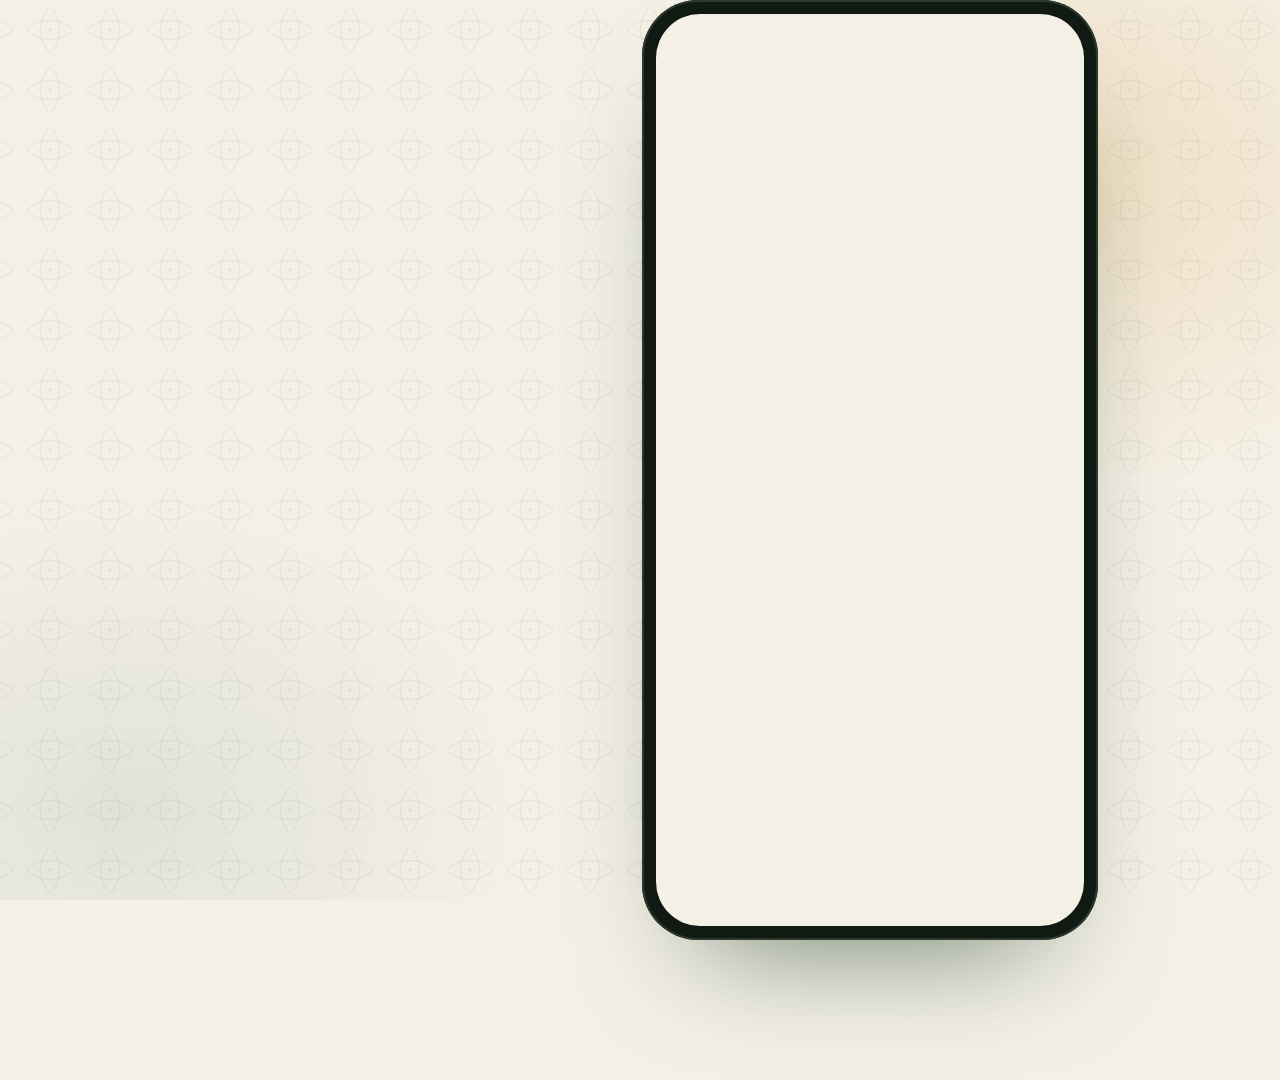
<file: tools/demo-video/stage.html>
<!doctype html>
<html><head><meta charset="utf-8"><title>Velan demo stage</title>
<style>
  :root { --paper:#F5F0E6; --paper2:#FBF8F1; --ink:#153C25; --deep:#00321C; --sage:#5E6D63; --turmeric:#D9952B; --kumkum:#B23A2A; --line:rgba(21,60,37,.10); }
  * { box-sizing: border-box; margin: 0; }
  html, body { width: 1920px; height: 1080px; overflow: hidden; background: var(--paper); color: var(--ink);
    font-family: "Public Sans", "Noto Sans Tamil", "Noto Sans", system-ui, sans-serif; }
  .bg { position: absolute; inset: 0; z-index: 0; }
  .bg svg { width: 100%; height: 100%; color: var(--line); }
  .glow { position: absolute; inset: 0; background: radial-gradient(40% 50% at 85% 20%, rgba(217,149,43,.18), transparent 70%), radial-gradient(45% 50% at 10% 90%, rgba(47,107,69,.10), transparent 70%); }

  /* walkthrough layout: captions left, phone right */
  .stage { position: absolute; inset: 0; z-index: 1; display: grid; grid-template-columns: 1fr 520px; gap: 80px; align-items: center; padding: 0 150px 0 150px; }
  .cap { display: flex; flex-direction: column; gap: 26px; }
  .step { font-size: 22px; letter-spacing: .2em; text-transform: uppercase; color: var(--turmeric); font-weight: 600; }
  .en { font-size: 58px; line-height: 1.12; font-weight: 500; letter-spacing: -.02em; max-width: 900px; }
  .en .soft { color: var(--sage); }
  .ta { font-size: 34px; line-height: 1.4; color: var(--ink); font-weight: 500; max-width: 880px; padding-left: 22px; border-left: 4px solid var(--turmeric); }
  .ta small { display: block; font-size: 22px; color: var(--sage); font-weight: 400; margin-top: 6px; }
  .cap > * { transition: opacity .5s, transform .6s cubic-bezier(.16,1,.3,1); }
  .cap.swap > * { opacity: 0; transform: translateY(14px); }

  .phone { position: relative; width: 456px; height: 940px; border-radius: 56px; background: #101a13; padding: 14px;
    box-shadow: 0 60px 120px -60px rgba(21,60,37,.65), 0 0 0 2px #2a3a2e inset; justify-self: center; }
  .phone iframe { width: 428px; height: 912px; border: 0; border-radius: 44px; background: var(--paper); display: block; }
  .tag { position: absolute; right: 36px; bottom: 30px; z-index: 3; font-size: 18px; color: var(--sage); background: rgba(251,248,241,.85); border: 1px solid var(--line); padding: 6px 14px; border-radius: 999px; }

  /* full-screen cards */
  .card { position: absolute; inset: 0; z-index: 5; display: flex; flex-direction: column; justify-content: center; padding: 0 200px; gap: 34px;
    background: var(--paper); opacity: 0; transition: opacity .7s; pointer-events: none; }
  .card.on { opacity: 1; }
  .card.dark { background: radial-gradient(50% 60% at 80% 20%, rgba(217,149,43,.25), transparent 70%), var(--deep); color: #F5F0E6; }
  .card h1 { font-size: 84px; line-height: 1.08; font-weight: 500; letter-spacing: -.025em; max-width: 1400px; }
  .card h1 .soft { color: #A9B8AC; }
  .card.light h1 .soft { color: var(--sage); }
  .card p { font-size: 34px; line-height: 1.4; max-width: 1250px; color: inherit; opacity: .85; }
  .card .kicker { font-size: 24px; letter-spacing: .2em; text-transform: uppercase; color: var(--turmeric); font-weight: 600; opacity: 1; }
  .big { font-size: 180px; font-weight: 600; color: var(--turmeric); line-height: 1; letter-spacing: -.03em; }
  .term { background: #0f1712; color: #D8E3D4; border-radius: 18px; padding: 34px 40px; font: 28px/1.55 "DejaVu Sans Mono", ui-monospace, monospace; max-width: 1300px; box-shadow: 0 40px 80px -40px rgba(0,0,0,.6); }
  .term .g { color: #6FCB95; } .term .y { color: #F0B54A; }
  .print { position: absolute; z-index: 4; right: 120px; top: 90px; width: 760px; height: 900px; border-radius: 18px; overflow: hidden; background: #fff;
    box-shadow: 0 60px 120px -60px rgba(0,0,0,.6); opacity: 0; pointer-events: none; transform: translateY(30px); transition: opacity .6s, transform .8s cubic-bezier(.16,1,.3,1); }
  .print.on { opacity: 1; transform: none; }
  .print iframe { width: 1140px; height: 1350px; border: 0; transform: scale(.666); transform-origin: 0 0; }
  .end-mark { width: 120px; height: 120px; color: var(--turmeric); }
</style></head>
<body>
<div class="bg"><svg viewBox="0 0 1920 1080" preserveAspectRatio="xMidYMid slice"><defs><pattern id="p" width="72" height="72" patternUnits="userSpaceOnUse"><circle cx="36" cy="36" r="1.7" fill="currentColor"/><path d="M36 8C51 21 51 51 36 64C21 51 21 21 36 8ZM8 36C21 21 51 21 64 36C51 51 21 51 8 36Z" fill="none" stroke="currentColor" stroke-width="1"/></pattern></defs><rect width="1920" height="1080" fill="url(#p)"/></svg><div class="glow"></div></div>

<div class="stage">
  <div class="cap" id="cap">
    <div class="step" id="step"></div>
    <div class="en" id="en"></div>
    <div class="ta" id="ta" hidden></div>
  </div>
  <div class="phone"><iframe id="app" src="http://localhost:3000/" title="Velan app"></iframe></div>
</div>
<div class="tag" id="tag" hidden>Walkthrough of the real app · voice input simulated</div>
<div class="print" id="print"><iframe id="printFrame" title="Printable form"></iframe></div>

<div class="card dark" id="c-title">
  <p class="kicker">A farmer’s day in Theni</p>
  <h1>Seeds, water, power, subsidies, pensions.<br><span class="soft">Each one is a form, an office<br>and a deadline in English.</span></h1>
</div>
<div class="card light" id="c-problem">
  <div class="big">86%</div>
  <h1>of India’s farms are under 2 hectares.<br><span class="soft">Benefits are lost to paperwork, not eligibility.</span></h1>
</div>
<div class="card light" id="c-intro">
  <p class="kicker">Velan · வேலன்</p>
  <h1>A helper for everyday farm work.<br><span class="soft">Just speak, in Tamil, Hindi or English.</span></h1>
</div>
<div class="card dark" id="c-docker">
  <p class="kicker">Runs anywhere</p>
  <div class="term"><span class="y">$</span> docker compose up<br>✔ Container velan-1 <span class="g">Started</span><br>Uvicorn running on <span class="g">http://0.0.0.0:3000</span><br><span style="opacity:.7">AI key not set → basic offline mode. Still works.</span></div>
  <p>One command. No API keys. Works offline. Built hands-free with Wispr Flow.</p>
</div>
<div class="card dark" id="c-end">
  <svg class="end-mark" viewBox="0 0 48 48" aria-hidden="true"><g fill="currentColor"><circle cx="12" cy="12" r="2.4"/><circle cx="24" cy="12" r="2.4"/><circle cx="36" cy="12" r="2.4"/><circle cx="12" cy="24" r="2.4"/><circle cx="24" cy="24" r="2.4"/><circle cx="36" cy="24" r="2.4"/><circle cx="12" cy="36" r="2.4"/><circle cx="24" cy="36" r="2.4"/><circle cx="36" cy="36" r="2.4"/></g><path d="M24 4c6 4 6 12 0 16-6-4-6-12 0-16zM24 28c6 4 6 12 0 16-6-4-6-12 0-16zM4 24c4-6 12-6 16 0-4 6-12 6-16 0zM28 24c4-6 12-6 16 0-4 6-12 6-16 0z" fill="none" stroke="currentColor" stroke-width="2"/></svg>
  <h1>Velan · வேலன்<br><span class="soft">Speak, and it gets done.</span></h1>
  <p>Pilot: 2,000 farm families in Theni and Madurai.<br>github.com/LalithAditya09999/voice-activated-workflow</p>
</div>

<script>
  function showCard(id) { document.querySelectorAll('.card').forEach(c => c.classList.toggle('on', c.id === id)); }
  function setCap(step, en, ta, taGloss) {
    const cap = document.getElementById('cap');
    cap.classList.add('swap');
    setTimeout(() => {
      document.getElementById('step').textContent = step || '';
      document.getElementById('en').innerHTML = en || '';
      const t = document.getElementById('ta');
      t.hidden = !ta;
      t.innerHTML = ta ? `${ta}${taGloss ? `<small>${taGloss}</small>` : ''}` : '';
      cap.classList.remove('swap');
    }, 350);
  }
  function showPrint(url) { const p = document.getElementById('print'); if (url) { document.getElementById('printFrame').src = url; p.classList.add('on'); } else p.classList.remove('on'); }
  function tag(on) { document.getElementById('tag').hidden = !on; }
</script>
</body></html>
</file>
